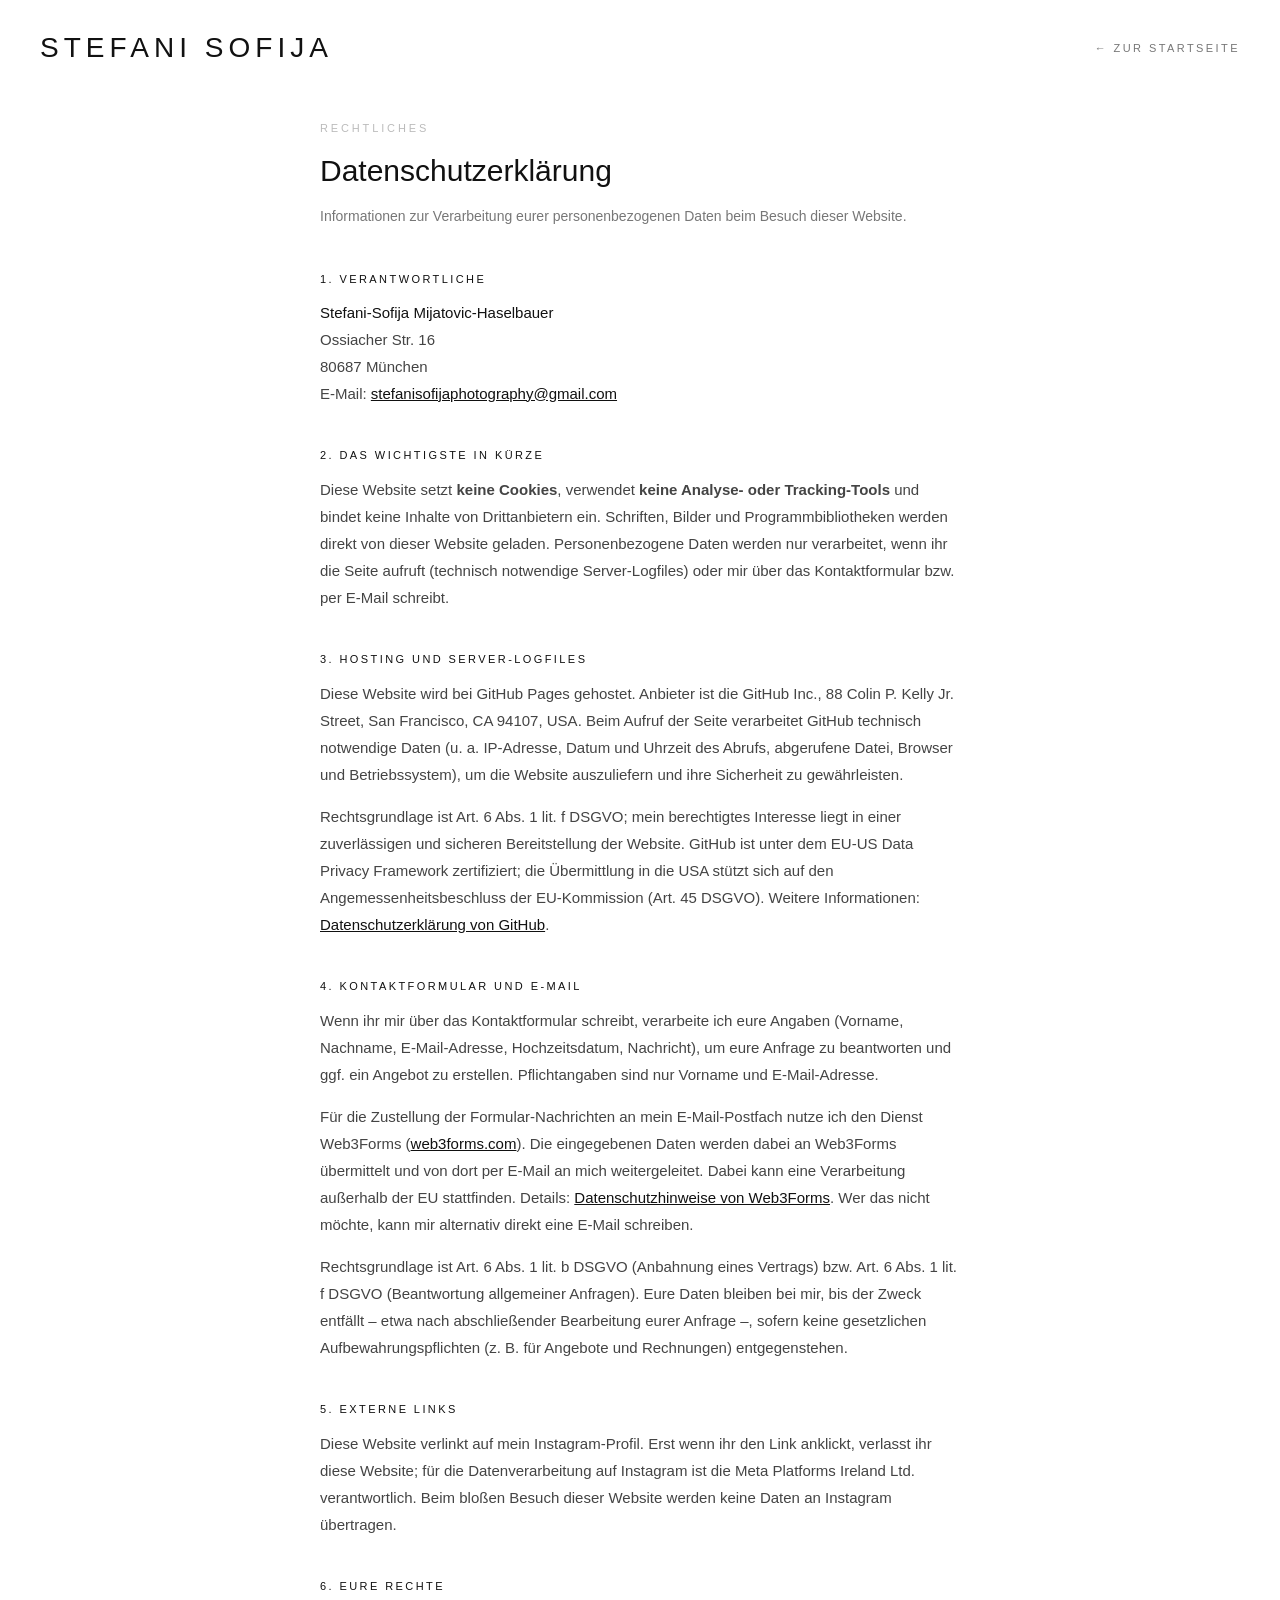
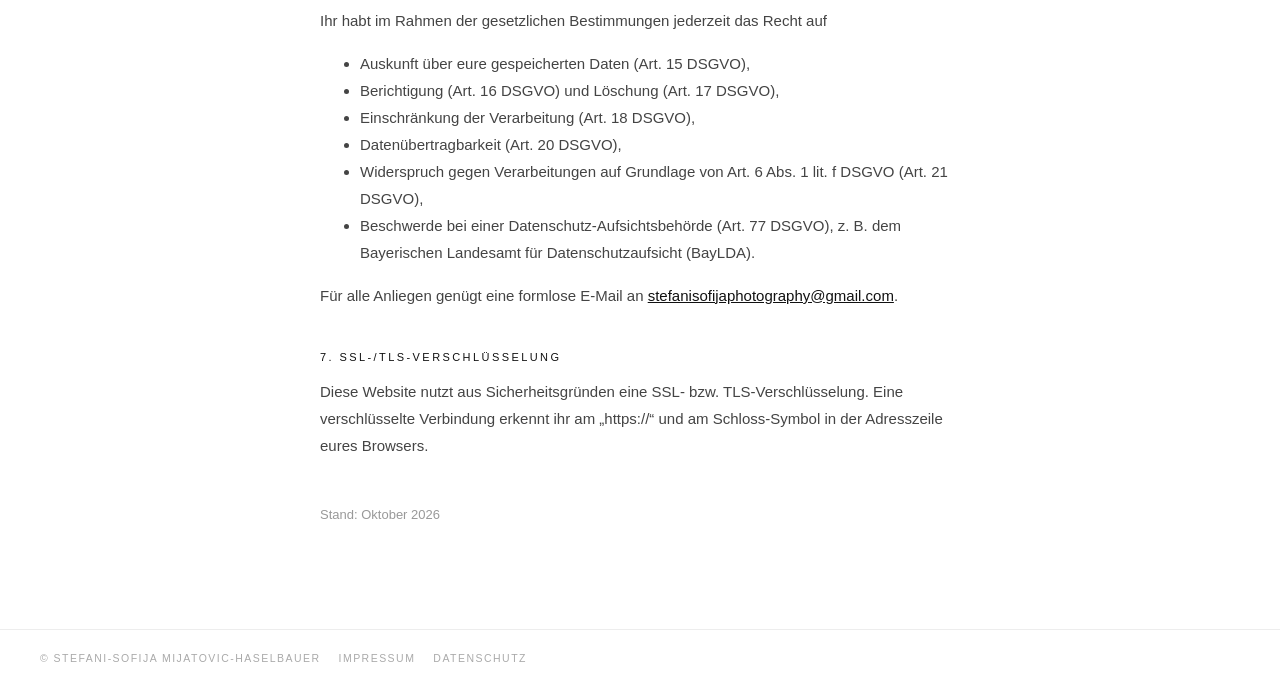
<file: legal/Datenschutz.html>
<!DOCTYPE html>
<html lang="de">
<head>
<meta charset="utf-8" />
<meta name="viewport" content="width=device-width, initial-scale=1" />
<meta name="robots" content="noindex" />
<title>Datenschutz — Stefani Sofija</title>
<link rel="icon" type="image/svg+xml" href="../assets/favicon.svg" />
<style>
/* Legal pages — matches the site: white, Helvetica Neue, wide uppercase tracking. */
html, body { margin: 0; padding: 0; background: #fff; }
* { box-sizing: border-box; }
body { color: #111; font-family: 'Helvetica Neue', Helvetica, Arial, sans-serif; -webkit-font-smoothing: antialiased; }
::selection { background: #111; color: #fff; }
a { color: #111; }
.legal-bar { display: flex; justify-content: space-between; align-items: center; gap: 16px; flex-wrap: wrap; padding: 34px 40px 30px; }
.legal-wordmark { color: #111; text-decoration: none; font-size: 28px; letter-spacing: .18em; font-weight: 500; text-transform: uppercase; line-height: 1; }
.legal-bar .back { color: #777; text-decoration: none; font-size: 11px; letter-spacing: .22em; text-transform: uppercase; }
.legal-wrap { max-width: 720px; margin: 0 auto; padding: 30px 40px 90px; }
.legal-overline { font-size: 11px; letter-spacing: .26em; text-transform: uppercase; color: #bbb; margin: 0 0 18px; }
.legal-title { font-size: 30px; font-weight: 500; line-height: 1.25; margin: 0 0 14px; }
.legal-sub { font-size: 14px; color: #777; margin: 0 0 44px; }
h2 { font-size: 11px; font-weight: 500; letter-spacing: .22em; text-transform: uppercase; margin: 42px 0 14px; }
h3 { font-size: 15px; font-weight: 500; margin: 26px 0 10px; }
p, li { font-size: 15px; line-height: 1.8; color: #444; }
.addr { font-size: 15px; line-height: 1.8; color: #444; margin: 0 0 24px; }
.addr strong { display: block; color: #111; font-weight: 500; }
.todo { background: #fff3b0; color: #6b5200; padding: 0 4px; }
footer { border-top: 1px solid #ededed; padding: 22px 40px; font-size: 10.5px; letter-spacing: .14em; color: #aaa; text-transform: uppercase; display: flex; gap: 18px; flex-wrap: wrap; }
footer a { color: inherit; text-decoration: none; }
@media (max-width: 760px) {
  .legal-bar { padding: 20px 16px 16px; }
  .legal-wordmark { font-size: 22px; }
  .legal-wrap { padding: 16px 16px 64px; }
  footer { padding: 18px 16px; }
}

</style>
</head>
<body>
<header class="legal-bar">
  <a class="legal-wordmark" href="../" aria-label="Zur Startseite">Stefani Sofija</a>
  <a class="back" href="../">← Zur Startseite</a>
</header>

<main class="legal-wrap">
  <div class="legal-overline">Rechtliches</div>
  <h1 class="legal-title">Datenschutz&shy;erklärung</h1>
  <p class="legal-sub">Informationen zur Verarbeitung eurer personenbezogenen Daten beim Besuch dieser Website.</p>

  <h2>1. Verantwortliche</h2>
  <div class="addr">
    <strong>Stefani-Sofija Mijatovic-Haselbauer</strong>
    Ossiacher Str. 16<br />
    80687 München<br />
    E-Mail: <a href="mailto:stefanisofijaphotography@gmail.com">stefanisofijaphotography@gmail.com</a>
  </div>

  <h2>2. Das Wichtigste in Kürze</h2>
  <p>
    Diese Website setzt <strong>keine Cookies</strong>, verwendet <strong>keine Analyse- oder
    Tracking-Tools</strong> und bindet keine Inhalte von Drittanbietern ein. Schriften, Bilder
    und Programmbibliotheken werden direkt von dieser Website geladen. Personenbezogene Daten
    werden nur verarbeitet, wenn ihr die Seite aufruft (technisch notwendige Server-Logfiles)
    oder mir über das Kontaktformular bzw. per E-Mail schreibt.
  </p>

  <h2>3. Hosting und Server-Logfiles</h2>
  <p>
    Diese Website wird bei GitHub Pages gehostet. Anbieter ist die GitHub Inc., 88 Colin P. Kelly
    Jr. Street, San Francisco, CA 94107, USA. Beim Aufruf der Seite verarbeitet GitHub technisch
    notwendige Daten (u.&nbsp;a. IP-Adresse, Datum und Uhrzeit des Abrufs, abgerufene Datei,
    Browser und Betriebssystem), um die Website auszuliefern und ihre Sicherheit zu gewährleisten.
  </p>
  <p>
    Rechtsgrundlage ist Art. 6 Abs. 1 lit. f DSGVO; mein berechtigtes Interesse liegt in einer
    zuverlässigen und sicheren Bereitstellung der Website. GitHub ist unter dem EU-US Data Privacy
    Framework zertifiziert; die Übermittlung in die USA stützt sich auf den
    Angemessenheitsbeschluss der EU-Kommission (Art. 45 DSGVO). Weitere Informationen:
    <a href="https://docs.github.com/de/site-policy/privacy-policies/github-general-privacy-statement" target="_blank" rel="noopener noreferrer">Datenschutzerklärung von GitHub</a>.
  </p>

  <h2>4. Kontaktformular und E-Mail</h2>
  <p>
    Wenn ihr mir über das Kontaktformular schreibt, verarbeite ich eure Angaben (Vorname,
    Nachname, E-Mail-Adresse, Hochzeitsdatum, Nachricht), um eure Anfrage zu beantworten und ggf.
    ein Angebot zu erstellen. Pflichtangaben sind nur Vorname und E-Mail-Adresse.
  </p>
  <p>
    Für die Zustellung der Formular-Nachrichten an mein E-Mail-Postfach nutze ich den Dienst
    Web3Forms (<a href="https://web3forms.com" target="_blank" rel="noopener noreferrer">web3forms.com</a>).
    Die eingegebenen Daten werden dabei an Web3Forms übermittelt und von dort per E-Mail an mich
    weitergeleitet. Dabei kann eine Verarbeitung außerhalb der EU stattfinden. Details:
    <a href="https://web3forms.com/privacy" target="_blank" rel="noopener noreferrer">Datenschutzhinweise von Web3Forms</a>.
    Wer das nicht möchte, kann mir alternativ direkt eine E-Mail schreiben.
  </p>
  <p>
    Rechtsgrundlage ist Art. 6 Abs. 1 lit. b DSGVO (Anbahnung eines Vertrags) bzw. Art. 6 Abs. 1
    lit. f DSGVO (Beantwortung allgemeiner Anfragen). Eure Daten bleiben bei mir, bis der Zweck
    entfällt – etwa nach abschließender Bearbeitung eurer Anfrage –, sofern keine gesetzlichen
    Aufbewahrungspflichten (z.&nbsp;B. für Angebote und Rechnungen) entgegenstehen.
  </p>

  <h2>5. Externe Links</h2>
  <p>
    Diese Website verlinkt auf mein Instagram-Profil. Erst wenn ihr den Link anklickt, verlasst
    ihr diese Website; für die Datenverarbeitung auf Instagram ist die Meta Platforms Ireland
    Ltd. verantwortlich. Beim bloßen Besuch dieser Website werden keine Daten an Instagram
    übertragen.
  </p>

  <h2>6. Eure Rechte</h2>
  <p>Ihr habt im Rahmen der gesetzlichen Bestimmungen jederzeit das Recht auf</p>
  <ul>
    <li>Auskunft über eure gespeicherten Daten (Art. 15 DSGVO),</li>
    <li>Berichtigung (Art. 16 DSGVO) und Löschung (Art. 17 DSGVO),</li>
    <li>Einschränkung der Verarbeitung (Art. 18 DSGVO),</li>
    <li>Datenübertragbarkeit (Art. 20 DSGVO),</li>
    <li>Widerspruch gegen Verarbeitungen auf Grundlage von Art. 6 Abs. 1 lit. f DSGVO (Art. 21 DSGVO),</li>
    <li>Beschwerde bei einer Datenschutz-Aufsichtsbehörde (Art. 77 DSGVO), z.&nbsp;B. dem
      Bayerischen Landesamt für Datenschutzaufsicht (BayLDA).</li>
  </ul>
  <p>Für alle Anliegen genügt eine formlose E-Mail an <a href="mailto:stefanisofijaphotography@gmail.com">stefanisofijaphotography@gmail.com</a>.</p>

  <h2>7. SSL-/TLS-Verschlüsselung</h2>
  <p>
    Diese Website nutzt aus Sicherheitsgründen eine SSL- bzw. TLS-Verschlüsselung. Eine
    verschlüsselte Verbindung erkennt ihr am „https://“ und am Schloss-Symbol in der Adresszeile
    eures Browsers.
  </p>

  <p style="margin-top:44px;color:#999;font-size:13px;">Stand: Oktober 2026</p>
</main>

<footer>
  <span>© Stefani-Sofija Mijatovic-Haselbauer</span>
  <a href="Impressum.html">Impressum</a>
  <a href="Datenschutz.html">Datenschutz</a>
</footer>
</body>
</html>
</file>
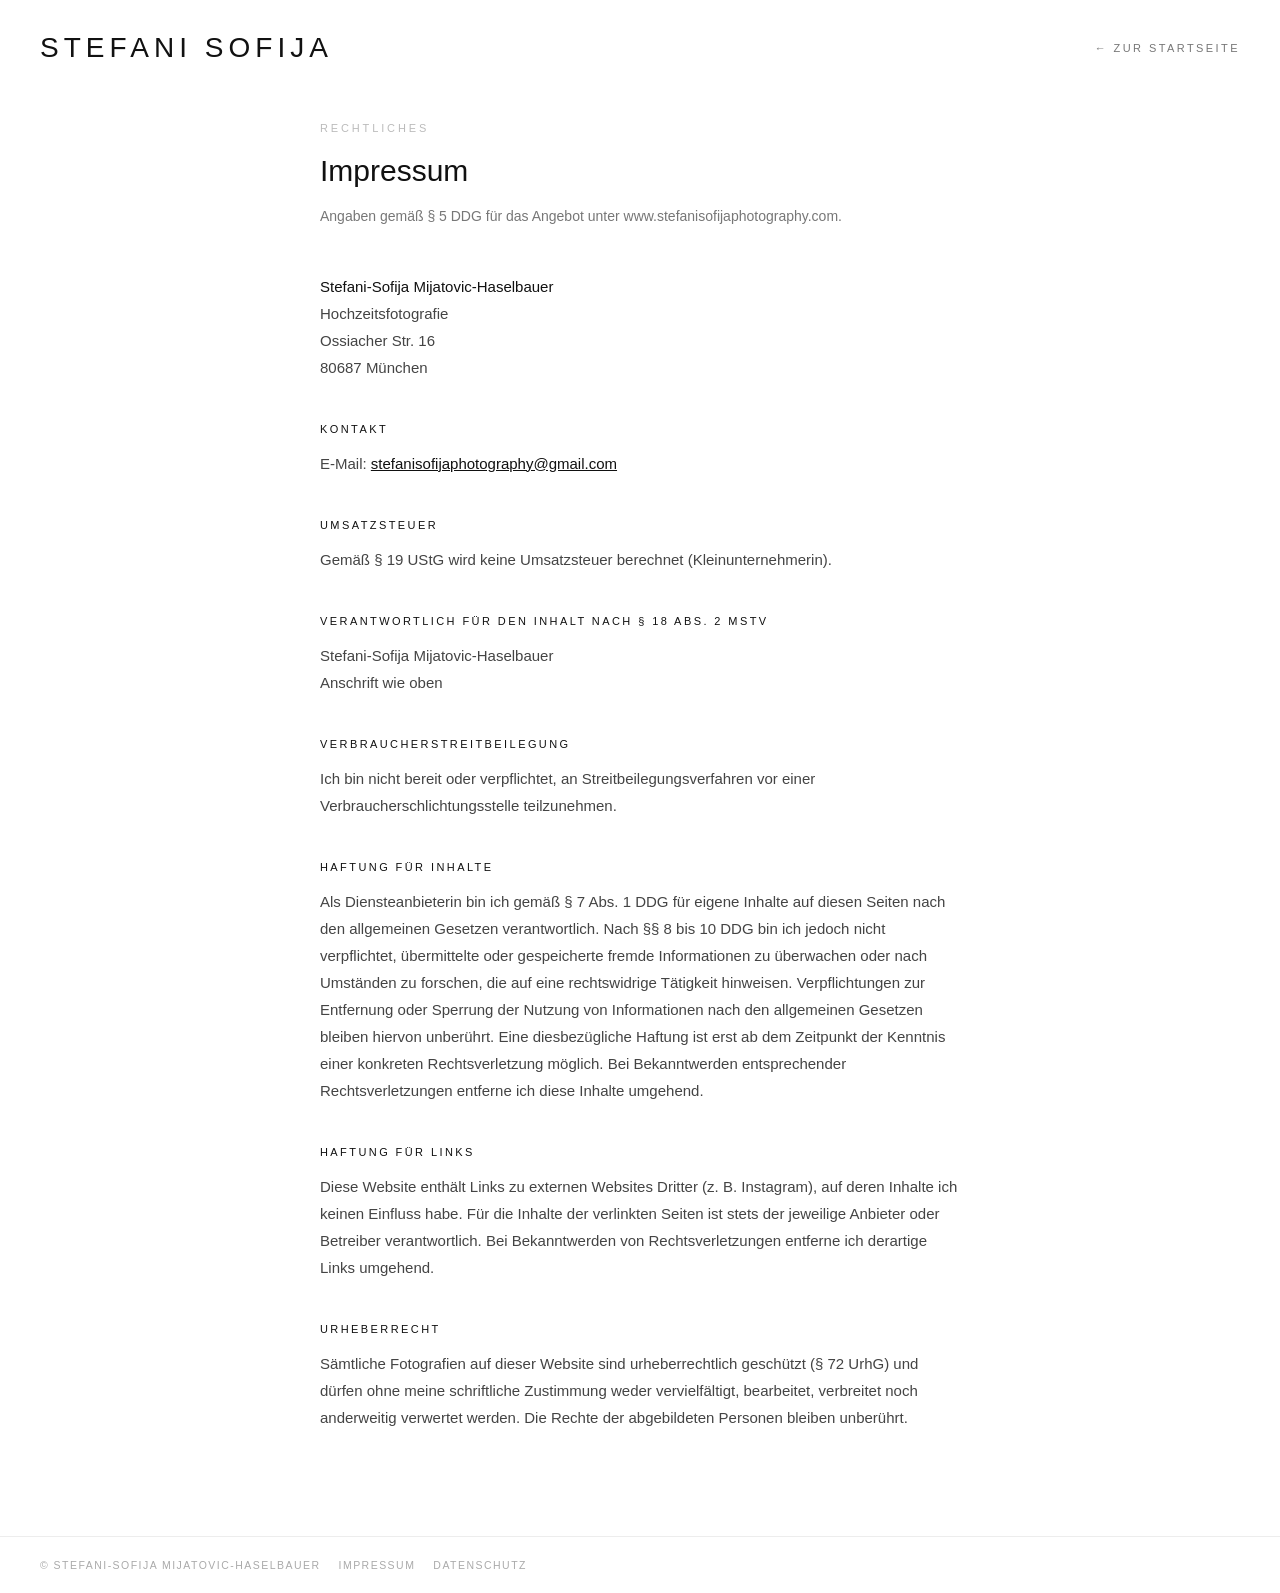
<file: legal/Impressum.html>
<!DOCTYPE html>
<html lang="de">
<head>
<meta charset="utf-8" />
<meta name="viewport" content="width=device-width, initial-scale=1" />
<meta name="robots" content="noindex" />
<title>Impressum — Stefani Sofija</title>
<link rel="icon" type="image/svg+xml" href="../assets/favicon.svg" />
<style>
/* Legal pages — matches the site: white, Helvetica Neue, wide uppercase tracking. */
html, body { margin: 0; padding: 0; background: #fff; }
* { box-sizing: border-box; }
body { color: #111; font-family: 'Helvetica Neue', Helvetica, Arial, sans-serif; -webkit-font-smoothing: antialiased; }
::selection { background: #111; color: #fff; }
a { color: #111; }
.legal-bar { display: flex; justify-content: space-between; align-items: center; gap: 16px; flex-wrap: wrap; padding: 34px 40px 30px; }
.legal-wordmark { color: #111; text-decoration: none; font-size: 28px; letter-spacing: .18em; font-weight: 500; text-transform: uppercase; line-height: 1; }
.legal-bar .back { color: #777; text-decoration: none; font-size: 11px; letter-spacing: .22em; text-transform: uppercase; }
.legal-wrap { max-width: 720px; margin: 0 auto; padding: 30px 40px 90px; }
.legal-overline { font-size: 11px; letter-spacing: .26em; text-transform: uppercase; color: #bbb; margin: 0 0 18px; }
.legal-title { font-size: 30px; font-weight: 500; line-height: 1.25; margin: 0 0 14px; }
.legal-sub { font-size: 14px; color: #777; margin: 0 0 44px; }
h2 { font-size: 11px; font-weight: 500; letter-spacing: .22em; text-transform: uppercase; margin: 42px 0 14px; }
h3 { font-size: 15px; font-weight: 500; margin: 26px 0 10px; }
p, li { font-size: 15px; line-height: 1.8; color: #444; }
.addr { font-size: 15px; line-height: 1.8; color: #444; margin: 0 0 24px; }
.addr strong { display: block; color: #111; font-weight: 500; }
.todo { background: #fff3b0; color: #6b5200; padding: 0 4px; }
footer { border-top: 1px solid #ededed; padding: 22px 40px; font-size: 10.5px; letter-spacing: .14em; color: #aaa; text-transform: uppercase; display: flex; gap: 18px; flex-wrap: wrap; }
footer a { color: inherit; text-decoration: none; }
@media (max-width: 760px) {
  .legal-bar { padding: 20px 16px 16px; }
  .legal-wordmark { font-size: 22px; }
  .legal-wrap { padding: 16px 16px 64px; }
  footer { padding: 18px 16px; }
}

</style>
</head>
<body>
<header class="legal-bar">
  <a class="legal-wordmark" href="../" aria-label="Zur Startseite">Stefani Sofija</a>
  <a class="back" href="../">← Zur Startseite</a>
</header>

<main class="legal-wrap">
  <div class="legal-overline">Rechtliches</div>
  <h1 class="legal-title">Impressum</h1>
  <p class="legal-sub">Angaben gemäß § 5 DDG für das Angebot unter www.stefanisofijaphotography.com.</p>

  <div class="addr">
    <strong>Stefani-Sofija Mijatovic-Haselbauer</strong>
    Hochzeitsfotografie<br />
    Ossiacher Str. 16<br />
    80687 München
  </div>

  <h2>Kontakt</h2>
  <p>
    E-Mail: <a href="mailto:stefanisofijaphotography@gmail.com">stefanisofijaphotography@gmail.com</a>
  </p>

  <h2>Umsatzsteuer</h2>
  <p>Gemäß § 19 UStG wird keine Umsatzsteuer berechnet (Kleinunternehmerin).</p>

  <h2>Verantwortlich für den Inhalt nach § 18 Abs. 2 MStV</h2>
  <p>
    Stefani-Sofija Mijatovic-Haselbauer<br />
    Anschrift wie oben
  </p>

  <h2>Verbraucherstreitbeilegung</h2>
  <p>
    Ich bin nicht bereit oder verpflichtet, an Streitbeilegungsverfahren vor einer
    Verbraucherschlichtungsstelle teilzunehmen.
  </p>

  <h2>Haftung für Inhalte</h2>
  <p>
    Als Diensteanbieterin bin ich gemäß § 7 Abs. 1 DDG für eigene Inhalte auf diesen Seiten
    nach den allgemeinen Gesetzen verantwortlich. Nach §§ 8 bis 10 DDG bin ich jedoch nicht
    verpflichtet, übermittelte oder gespeicherte fremde Informationen zu überwachen oder nach
    Umständen zu forschen, die auf eine rechtswidrige Tätigkeit hinweisen. Verpflichtungen zur
    Entfernung oder Sperrung der Nutzung von Informationen nach den allgemeinen Gesetzen bleiben
    hiervon unberührt. Eine diesbezügliche Haftung ist erst ab dem Zeitpunkt der Kenntnis einer
    konkreten Rechtsverletzung möglich. Bei Bekanntwerden entsprechender Rechtsverletzungen
    entferne ich diese Inhalte umgehend.
  </p>

  <h2>Haftung für Links</h2>
  <p>
    Diese Website enthält Links zu externen Websites Dritter (z.&nbsp;B. Instagram), auf deren
    Inhalte ich keinen Einfluss habe. Für die Inhalte der verlinkten Seiten ist stets der
    jeweilige Anbieter oder Betreiber verantwortlich. Bei Bekanntwerden von Rechtsverletzungen
    entferne ich derartige Links umgehend.
  </p>

  <h2>Urheberrecht</h2>
  <p>
    Sämtliche Fotografien auf dieser Website sind urheberrechtlich geschützt (§ 72 UrhG) und
    dürfen ohne meine schriftliche Zustimmung weder vervielfältigt, bearbeitet, verbreitet noch
    anderweitig verwertet werden. Die Rechte der abgebildeten Personen bleiben unberührt.
  </p>
</main>

<footer>
  <span>© Stefani-Sofija Mijatovic-Haselbauer</span>
  <a href="Impressum.html">Impressum</a>
  <a href="Datenschutz.html">Datenschutz</a>
</footer>
</body>
</html>
</file>
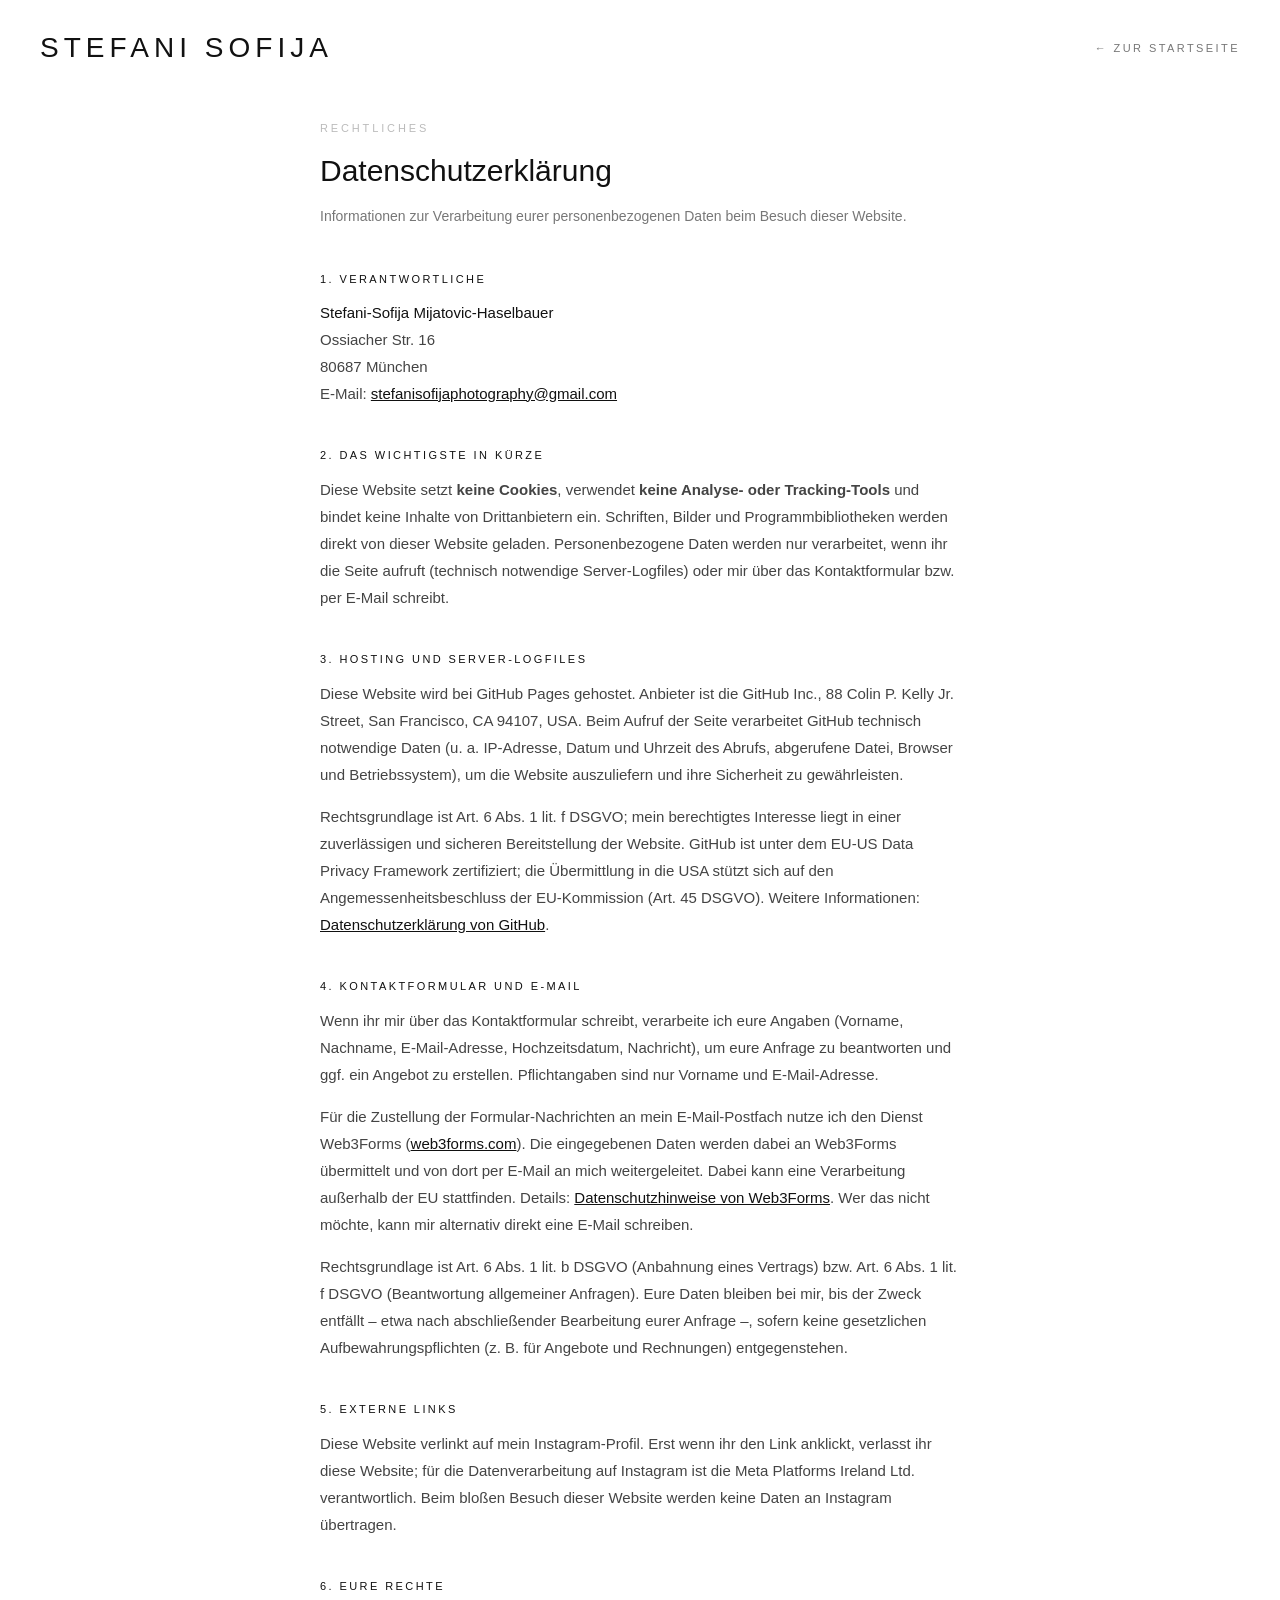
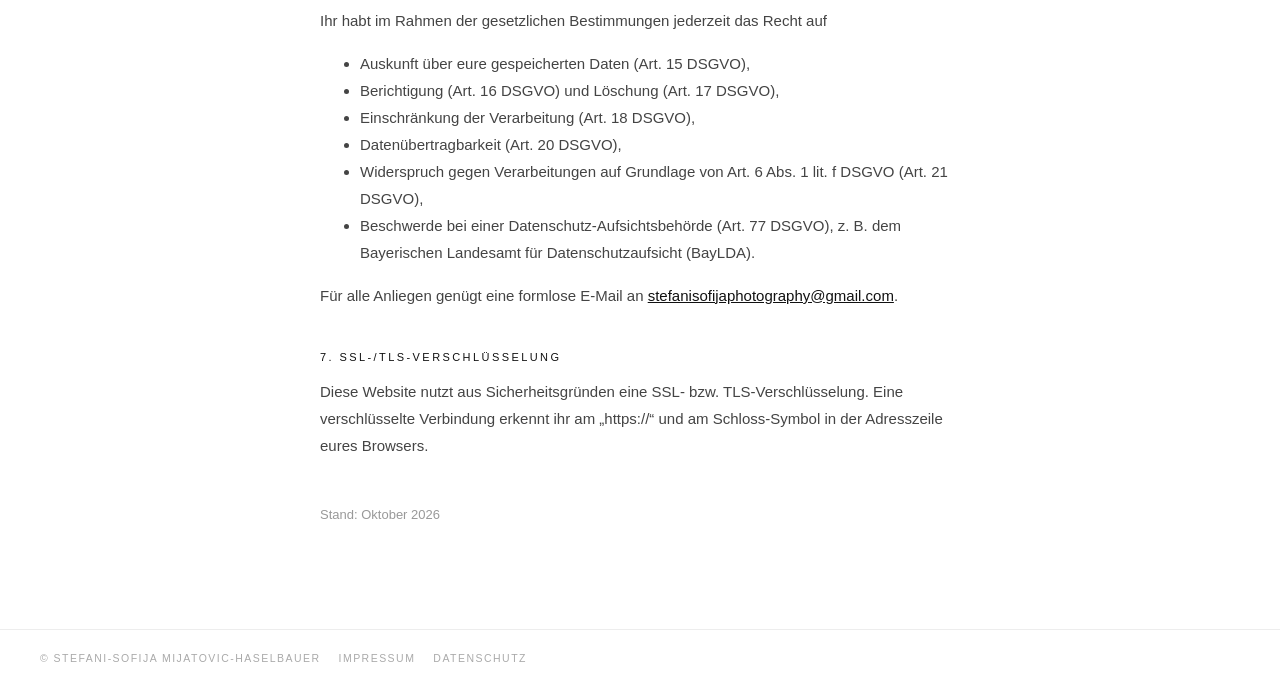
<file: src/legal/Datenschutz.html>
<!DOCTYPE html>
<html lang="de">
<head>
<meta charset="utf-8" />
<meta name="viewport" content="width=device-width, initial-scale=1" />
<meta name="robots" content="noindex" />
<title>Datenschutz — Stefani Sofija</title>
<link rel="icon" type="image/svg+xml" href="../assets/favicon.svg" />
<link rel="stylesheet" href="legal.css" />
</head>
<body>
<header class="legal-bar">
  <a class="legal-wordmark" href="../" aria-label="Zur Startseite">Stefani Sofija</a>
  <a class="back" href="../">← Zur Startseite</a>
</header>

<main class="legal-wrap">
  <div class="legal-overline">Rechtliches</div>
  <h1 class="legal-title">Datenschutz&shy;erklärung</h1>
  <p class="legal-sub">Informationen zur Verarbeitung eurer personenbezogenen Daten beim Besuch dieser Website.</p>

  <h2>1. Verantwortliche</h2>
  <div class="addr">
    <strong>Stefani-Sofija Mijatovic-Haselbauer</strong>
    Ossiacher Str. 16<br />
    80687 München<br />
    E-Mail: <a href="mailto:stefanisofijaphotography@gmail.com">stefanisofijaphotography@gmail.com</a>
  </div>

  <h2>2. Das Wichtigste in Kürze</h2>
  <p>
    Diese Website setzt <strong>keine Cookies</strong>, verwendet <strong>keine Analyse- oder
    Tracking-Tools</strong> und bindet keine Inhalte von Drittanbietern ein. Schriften, Bilder
    und Programmbibliotheken werden direkt von dieser Website geladen. Personenbezogene Daten
    werden nur verarbeitet, wenn ihr die Seite aufruft (technisch notwendige Server-Logfiles)
    oder mir über das Kontaktformular bzw. per E-Mail schreibt.
  </p>

  <h2>3. Hosting und Server-Logfiles</h2>
  <p>
    Diese Website wird bei GitHub Pages gehostet. Anbieter ist die GitHub Inc., 88 Colin P. Kelly
    Jr. Street, San Francisco, CA 94107, USA. Beim Aufruf der Seite verarbeitet GitHub technisch
    notwendige Daten (u.&nbsp;a. IP-Adresse, Datum und Uhrzeit des Abrufs, abgerufene Datei,
    Browser und Betriebssystem), um die Website auszuliefern und ihre Sicherheit zu gewährleisten.
  </p>
  <p>
    Rechtsgrundlage ist Art. 6 Abs. 1 lit. f DSGVO; mein berechtigtes Interesse liegt in einer
    zuverlässigen und sicheren Bereitstellung der Website. GitHub ist unter dem EU-US Data Privacy
    Framework zertifiziert; die Übermittlung in die USA stützt sich auf den
    Angemessenheitsbeschluss der EU-Kommission (Art. 45 DSGVO). Weitere Informationen:
    <a href="https://docs.github.com/de/site-policy/privacy-policies/github-general-privacy-statement" target="_blank" rel="noopener noreferrer">Datenschutzerklärung von GitHub</a>.
  </p>

  <h2>4. Kontaktformular und E-Mail</h2>
  <p>
    Wenn ihr mir über das Kontaktformular schreibt, verarbeite ich eure Angaben (Vorname,
    Nachname, E-Mail-Adresse, Hochzeitsdatum, Nachricht), um eure Anfrage zu beantworten und ggf.
    ein Angebot zu erstellen. Pflichtangaben sind nur Vorname und E-Mail-Adresse.
  </p>
  <p>
    Für die Zustellung der Formular-Nachrichten an mein E-Mail-Postfach nutze ich den Dienst
    Web3Forms (<a href="https://web3forms.com" target="_blank" rel="noopener noreferrer">web3forms.com</a>).
    Die eingegebenen Daten werden dabei an Web3Forms übermittelt und von dort per E-Mail an mich
    weitergeleitet. Dabei kann eine Verarbeitung außerhalb der EU stattfinden. Details:
    <a href="https://web3forms.com/privacy" target="_blank" rel="noopener noreferrer">Datenschutzhinweise von Web3Forms</a>.
    Wer das nicht möchte, kann mir alternativ direkt eine E-Mail schreiben.
  </p>
  <p>
    Rechtsgrundlage ist Art. 6 Abs. 1 lit. b DSGVO (Anbahnung eines Vertrags) bzw. Art. 6 Abs. 1
    lit. f DSGVO (Beantwortung allgemeiner Anfragen). Eure Daten bleiben bei mir, bis der Zweck
    entfällt – etwa nach abschließender Bearbeitung eurer Anfrage –, sofern keine gesetzlichen
    Aufbewahrungspflichten (z.&nbsp;B. für Angebote und Rechnungen) entgegenstehen.
  </p>

  <h2>5. Externe Links</h2>
  <p>
    Diese Website verlinkt auf mein Instagram-Profil. Erst wenn ihr den Link anklickt, verlasst
    ihr diese Website; für die Datenverarbeitung auf Instagram ist die Meta Platforms Ireland
    Ltd. verantwortlich. Beim bloßen Besuch dieser Website werden keine Daten an Instagram
    übertragen.
  </p>

  <h2>6. Eure Rechte</h2>
  <p>Ihr habt im Rahmen der gesetzlichen Bestimmungen jederzeit das Recht auf</p>
  <ul>
    <li>Auskunft über eure gespeicherten Daten (Art. 15 DSGVO),</li>
    <li>Berichtigung (Art. 16 DSGVO) und Löschung (Art. 17 DSGVO),</li>
    <li>Einschränkung der Verarbeitung (Art. 18 DSGVO),</li>
    <li>Datenübertragbarkeit (Art. 20 DSGVO),</li>
    <li>Widerspruch gegen Verarbeitungen auf Grundlage von Art. 6 Abs. 1 lit. f DSGVO (Art. 21 DSGVO),</li>
    <li>Beschwerde bei einer Datenschutz-Aufsichtsbehörde (Art. 77 DSGVO), z.&nbsp;B. dem
      Bayerischen Landesamt für Datenschutzaufsicht (BayLDA).</li>
  </ul>
  <p>Für alle Anliegen genügt eine formlose E-Mail an <a href="mailto:stefanisofijaphotography@gmail.com">stefanisofijaphotography@gmail.com</a>.</p>

  <h2>7. SSL-/TLS-Verschlüsselung</h2>
  <p>
    Diese Website nutzt aus Sicherheitsgründen eine SSL- bzw. TLS-Verschlüsselung. Eine
    verschlüsselte Verbindung erkennt ihr am „https://“ und am Schloss-Symbol in der Adresszeile
    eures Browsers.
  </p>

  <p style="margin-top:44px;color:#999;font-size:13px;">Stand: Oktober 2026</p>
</main>

<footer>
  <span>© Stefani-Sofija Mijatovic-Haselbauer</span>
  <a href="Impressum.html">Impressum</a>
  <a href="Datenschutz.html">Datenschutz</a>
</footer>
</body>
</html>
</file>
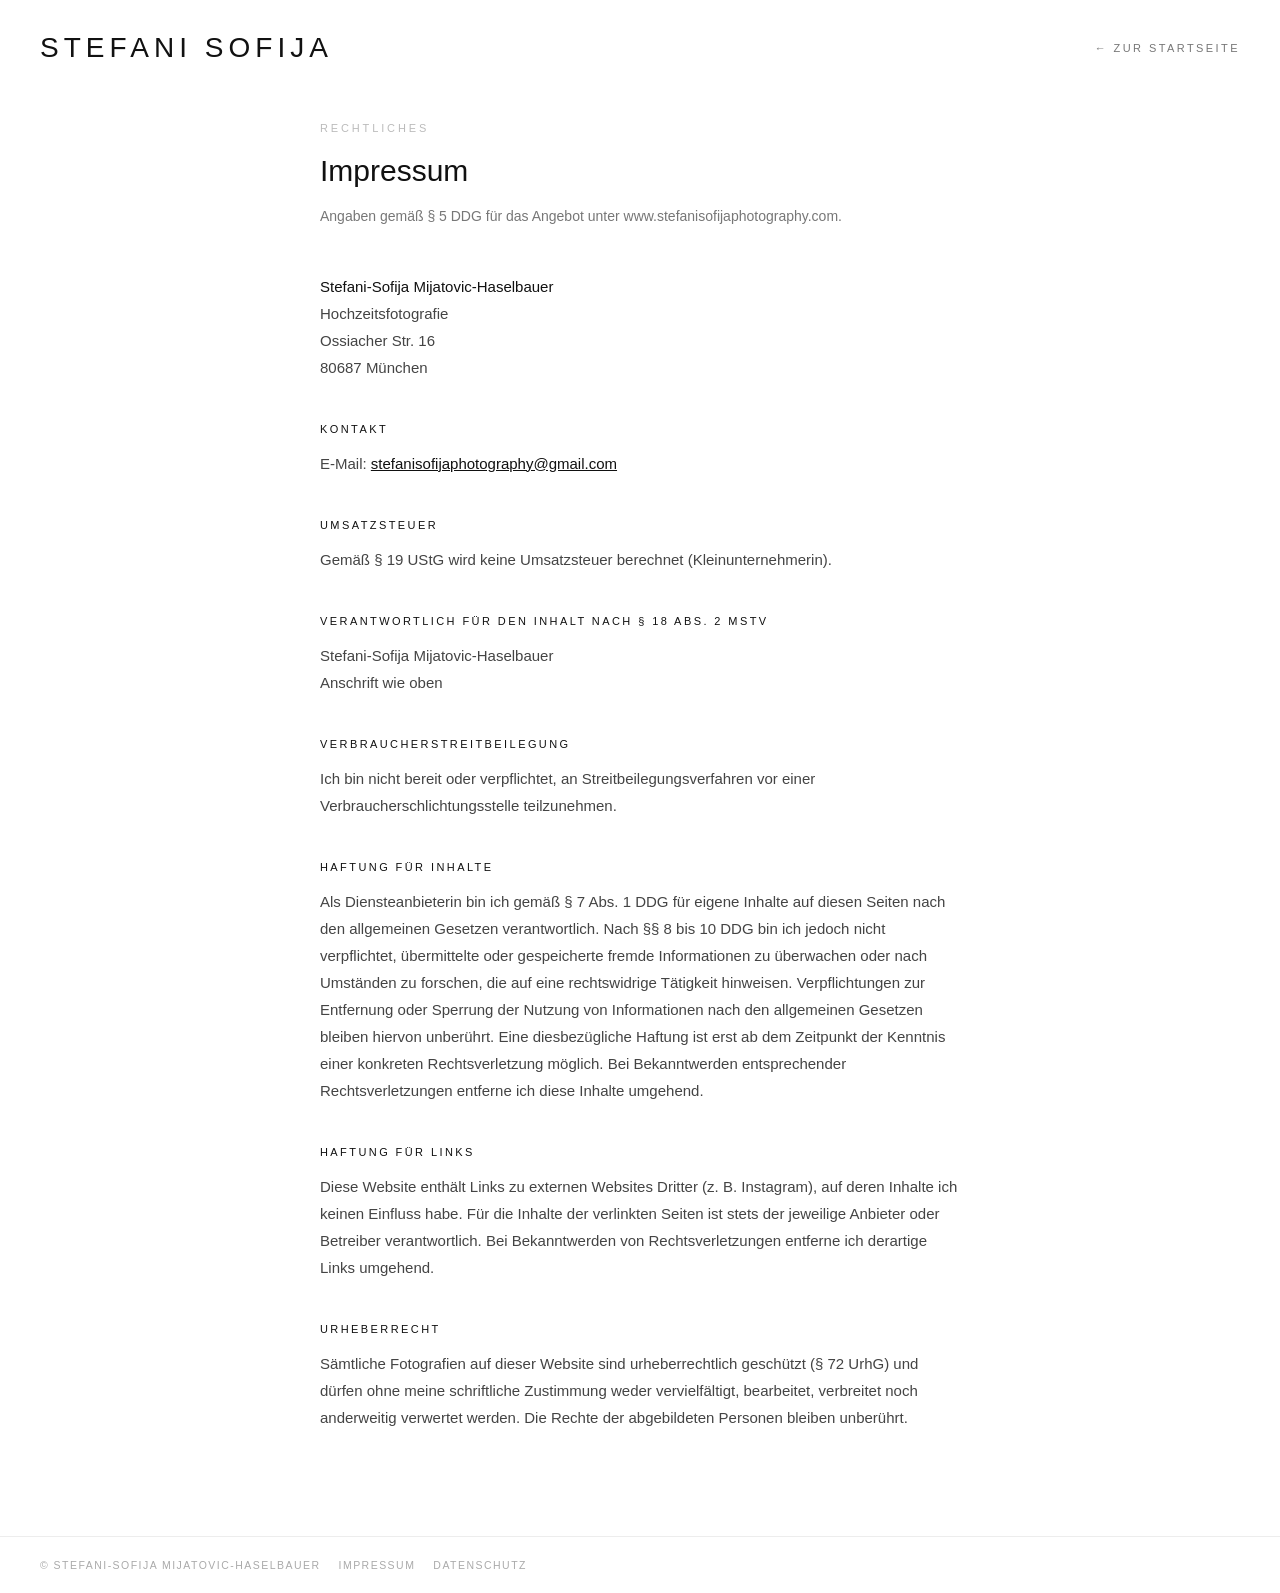
<file: src/legal/Impressum.html>
<!DOCTYPE html>
<html lang="de">
<head>
<meta charset="utf-8" />
<meta name="viewport" content="width=device-width, initial-scale=1" />
<meta name="robots" content="noindex" />
<title>Impressum — Stefani Sofija</title>
<link rel="icon" type="image/svg+xml" href="../assets/favicon.svg" />
<link rel="stylesheet" href="legal.css" />
</head>
<body>
<header class="legal-bar">
  <a class="legal-wordmark" href="../" aria-label="Zur Startseite">Stefani Sofija</a>
  <a class="back" href="../">← Zur Startseite</a>
</header>

<main class="legal-wrap">
  <div class="legal-overline">Rechtliches</div>
  <h1 class="legal-title">Impressum</h1>
  <p class="legal-sub">Angaben gemäß § 5 DDG für das Angebot unter www.stefanisofijaphotography.com.</p>

  <div class="addr">
    <strong>Stefani-Sofija Mijatovic-Haselbauer</strong>
    Hochzeitsfotografie<br />
    Ossiacher Str. 16<br />
    80687 München
  </div>

  <h2>Kontakt</h2>
  <p>
    E-Mail: <a href="mailto:stefanisofijaphotography@gmail.com">stefanisofijaphotography@gmail.com</a>
  </p>

  <h2>Umsatzsteuer</h2>
  <p>Gemäß § 19 UStG wird keine Umsatzsteuer berechnet (Kleinunternehmerin).</p>

  <h2>Verantwortlich für den Inhalt nach § 18 Abs. 2 MStV</h2>
  <p>
    Stefani-Sofija Mijatovic-Haselbauer<br />
    Anschrift wie oben
  </p>

  <h2>Verbraucherstreitbeilegung</h2>
  <p>
    Ich bin nicht bereit oder verpflichtet, an Streitbeilegungsverfahren vor einer
    Verbraucherschlichtungsstelle teilzunehmen.
  </p>

  <h2>Haftung für Inhalte</h2>
  <p>
    Als Diensteanbieterin bin ich gemäß § 7 Abs. 1 DDG für eigene Inhalte auf diesen Seiten
    nach den allgemeinen Gesetzen verantwortlich. Nach §§ 8 bis 10 DDG bin ich jedoch nicht
    verpflichtet, übermittelte oder gespeicherte fremde Informationen zu überwachen oder nach
    Umständen zu forschen, die auf eine rechtswidrige Tätigkeit hinweisen. Verpflichtungen zur
    Entfernung oder Sperrung der Nutzung von Informationen nach den allgemeinen Gesetzen bleiben
    hiervon unberührt. Eine diesbezügliche Haftung ist erst ab dem Zeitpunkt der Kenntnis einer
    konkreten Rechtsverletzung möglich. Bei Bekanntwerden entsprechender Rechtsverletzungen
    entferne ich diese Inhalte umgehend.
  </p>

  <h2>Haftung für Links</h2>
  <p>
    Diese Website enthält Links zu externen Websites Dritter (z.&nbsp;B. Instagram), auf deren
    Inhalte ich keinen Einfluss habe. Für die Inhalte der verlinkten Seiten ist stets der
    jeweilige Anbieter oder Betreiber verantwortlich. Bei Bekanntwerden von Rechtsverletzungen
    entferne ich derartige Links umgehend.
  </p>

  <h2>Urheberrecht</h2>
  <p>
    Sämtliche Fotografien auf dieser Website sind urheberrechtlich geschützt (§ 72 UrhG) und
    dürfen ohne meine schriftliche Zustimmung weder vervielfältigt, bearbeitet, verbreitet noch
    anderweitig verwertet werden. Die Rechte der abgebildeten Personen bleiben unberührt.
  </p>
</main>

<footer>
  <span>© Stefani-Sofija Mijatovic-Haselbauer</span>
  <a href="Impressum.html">Impressum</a>
  <a href="Datenschutz.html">Datenschutz</a>
</footer>
</body>
</html>
</file>
<file: src/legal/legal.css>
/* Legal pages — matches the site: white, Helvetica Neue, wide uppercase tracking. */
html, body { margin: 0; padding: 0; background: #fff; }
* { box-sizing: border-box; }
body { color: #111; font-family: 'Helvetica Neue', Helvetica, Arial, sans-serif; -webkit-font-smoothing: antialiased; }
::selection { background: #111; color: #fff; }
a { color: #111; }
.legal-bar { display: flex; justify-content: space-between; align-items: center; gap: 16px; flex-wrap: wrap; padding: 34px 40px 30px; }
.legal-wordmark { color: #111; text-decoration: none; font-size: 28px; letter-spacing: .18em; font-weight: 500; text-transform: uppercase; line-height: 1; }
.legal-bar .back { color: #777; text-decoration: none; font-size: 11px; letter-spacing: .22em; text-transform: uppercase; }
.legal-wrap { max-width: 720px; margin: 0 auto; padding: 30px 40px 90px; }
.legal-overline { font-size: 11px; letter-spacing: .26em; text-transform: uppercase; color: #bbb; margin: 0 0 18px; }
.legal-title { font-size: 30px; font-weight: 500; line-height: 1.25; margin: 0 0 14px; }
.legal-sub { font-size: 14px; color: #777; margin: 0 0 44px; }
h2 { font-size: 11px; font-weight: 500; letter-spacing: .22em; text-transform: uppercase; margin: 42px 0 14px; }
h3 { font-size: 15px; font-weight: 500; margin: 26px 0 10px; }
p, li { font-size: 15px; line-height: 1.8; color: #444; }
.addr { font-size: 15px; line-height: 1.8; color: #444; margin: 0 0 24px; }
.addr strong { display: block; color: #111; font-weight: 500; }
.todo { background: #fff3b0; color: #6b5200; padding: 0 4px; }
footer { border-top: 1px solid #ededed; padding: 22px 40px; font-size: 10.5px; letter-spacing: .14em; color: #aaa; text-transform: uppercase; display: flex; gap: 18px; flex-wrap: wrap; }
footer a { color: inherit; text-decoration: none; }
@media (max-width: 760px) {
  .legal-bar { padding: 20px 16px 16px; }
  .legal-wordmark { font-size: 22px; }
  .legal-wrap { padding: 16px 16px 64px; }
  footer { padding: 18px 16px; }
}
</file>
